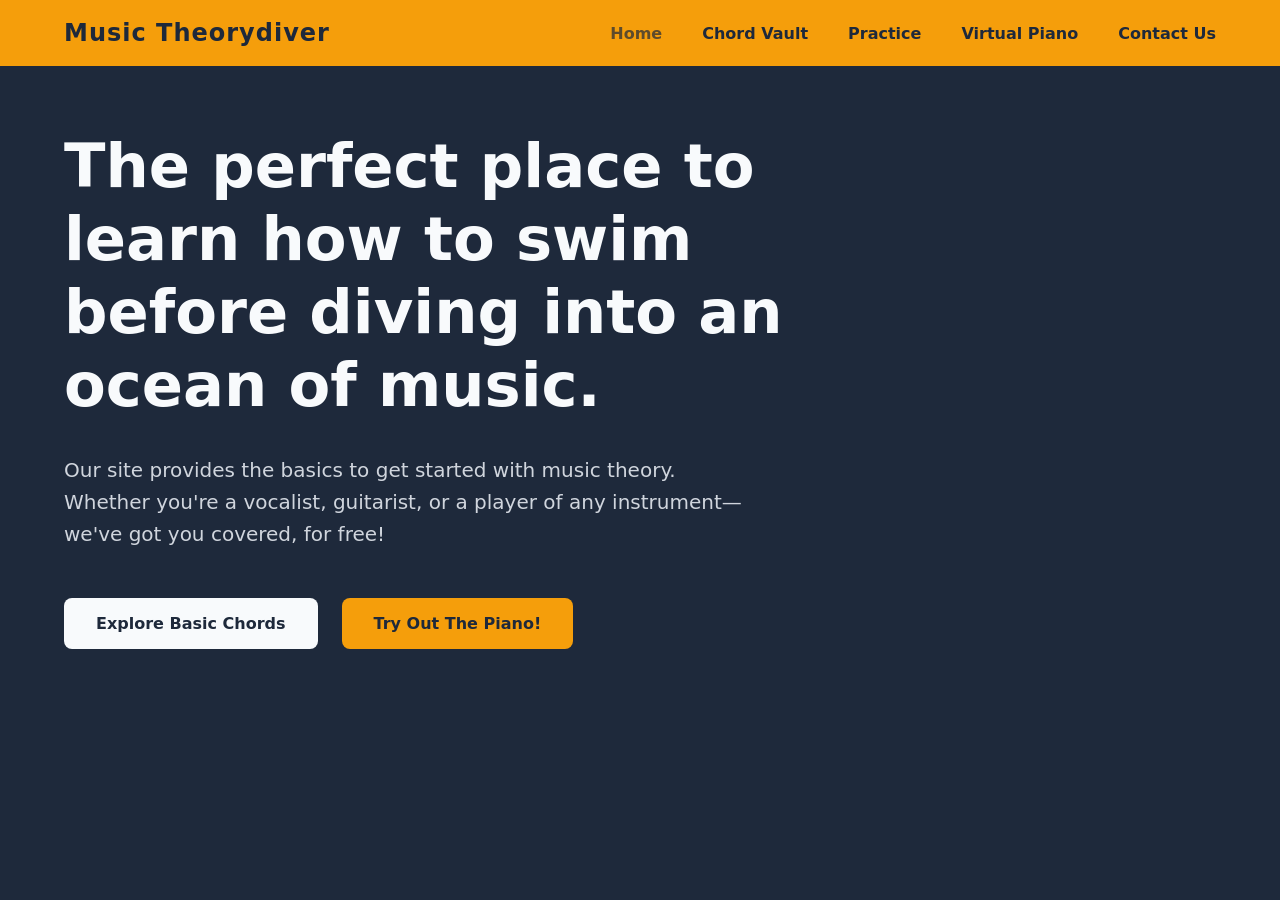
<file: index.html>
<!DOCTYPE html>
<html lang="en">
<head>
  <meta charset="UTF-8">
  <meta name="viewport" content="width=device-width, initial-scale=1.0">
  <title>Home - Music Theorydiver</title>
  <link rel="stylesheet" href="css/styles.css">
  <style>
    .hero {
      max-width: 850px;
    }

    .hero h1 {
      font-size: 3.8rem;
      line-height: 1.2;
      margin-bottom: 2rem;
      font-weight: 700;
    }

    .hero p {
      font-size: 1.25rem;
      line-height: 1.6;
      color: #d0d5dd;
      margin-bottom: 3rem;
      max-width: 700px;
    }
  </style>
</head>
<body>
  <header>
    <div class="logo"><a href="index.html">Music Theorydiver</a></div>
    <nav>
      <ul>
        <li><a href="index.html" class="active">Home</a></li>
        <li><a href="chordvault.html">Chord Vault</a></li>
        <li><a href="practicepage.html">Practice</a></li>
        <li><a href="piano.html">Virtual Piano</a></li>
        <li><a href="contact.html">Contact Us</a></li>
      </ul>
    </nav>
    </header>

    <main class="container">
        <div class="hero">
            <h1>The perfect place to learn how to swim before diving into an ocean of music.</h1>
            <p>Our site provides the basics to get started with music theory. Whether you're a vocalist, guitarist, or a player of any instrument—we've got you covered, for free!</p>
        </div>
        <div class="buttons-grouped">
            <a href="chordvault.html" class="light-button">Explore Basic Chords</a>
            <a href="piano.html" class="orange-button">Try Out The Piano!</a>
        </div>
    </main>
</body>
</html>
</file>
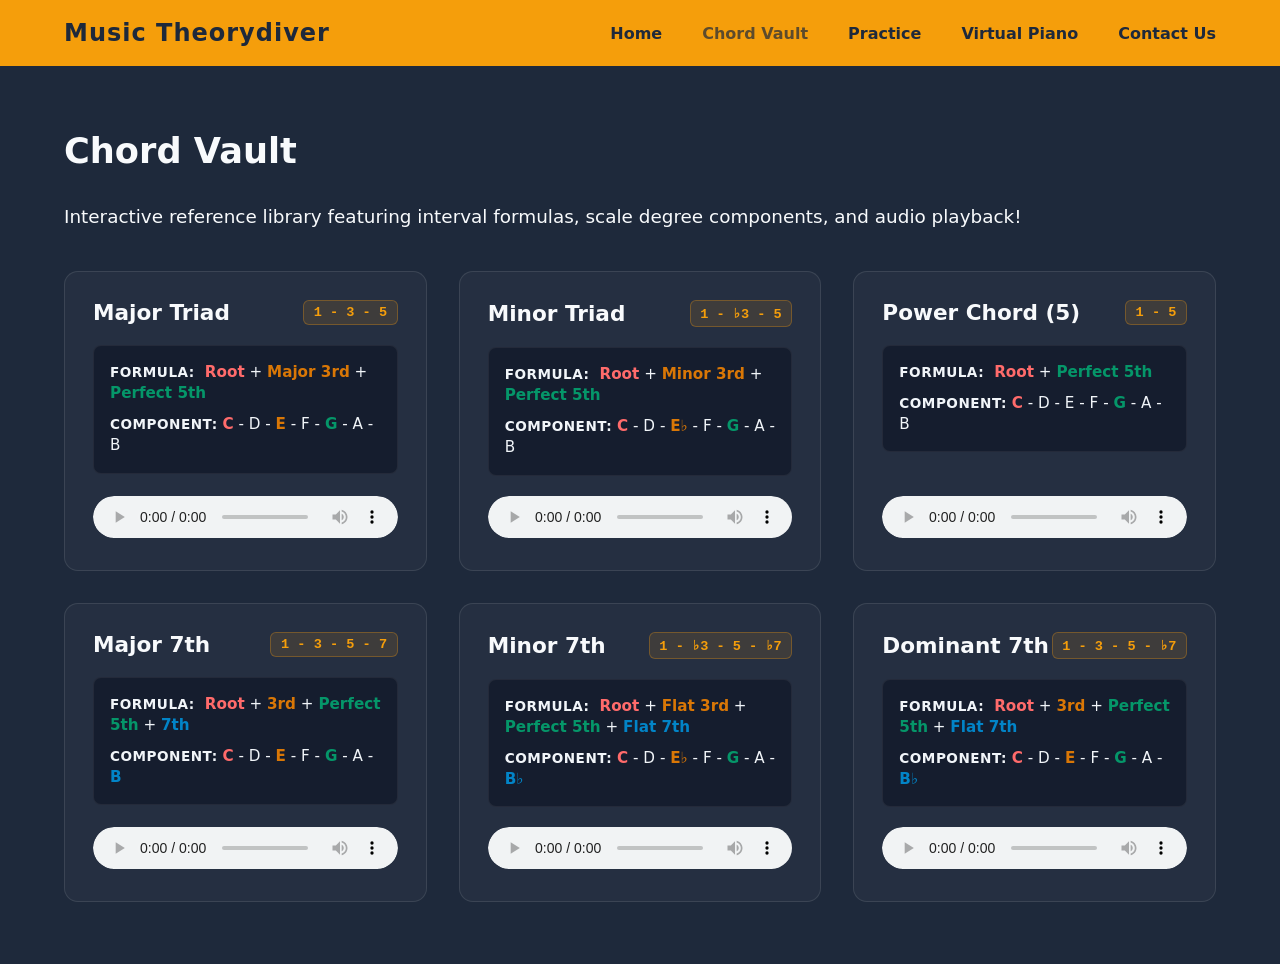
<file: chordvault.html>
<!DOCTYPE html>
<html lang="en">
<head>
    <meta charset="UTF-8">
    <meta name="viewport" content="width=device-width, initial-scale=1.0">
    <title>Chord Vault - Music Theorydiver</title>
    <link rel="stylesheet" href="css/styles.css">
    <link rel="stylesheet" href="css/chordvault.css">
</head>
<body>
  <header>
    <div class="logo"><a href="index.html">Music Theorydiver</a></div>
    <nav> 
      <ul>
        <li><a href="index.html">Home</a></li>
        <li><a href="chordvault.html" class="active">Chord Vault</a></li>
        <li><a href="practicepage.html">Practice</a></li>
        <li><a href="piano.html">Virtual Piano</a></li>
        <li><a href="contact.html">Contact Us</a></li>
      </ul>
    </nav>
  </header>

  <main class="container">
    <h2 class="page-title">Chord Vault</h2>
    <p class="section-desc">Interactive reference library featuring interval formulas, scale degree components, and audio playback!</p>

    <div class="vault-grid">
      <!-- Major -->
      <div class="vault-card">
        <div class="card-header">
          <h3>Major Triad</h3>
          <span class="degree-badge">1 - 3 - 5</span>
        </div>
        <div class="formula-block">
          <p>
            <strong>Formula:</strong> 
            <span class="root">Root</span> + <span class="major-3rd">Major 3rd</span> + <span class="perfect-5th">Perfect 5th</span>
          </p>
          <p class="component-text">
            <strong>Component:</strong> 
            <span class="root">C</span> - D - <span class="major-3rd">E</span> - F - <span class="perfect-5th">G</span> - A - B
          </p>
        </div>
        <div class="audio-wrapper">
          <audio controls src="media/Major.m4a"></audio>
        </div>
      </div>

      <!-- Minor -->
      <div class="vault-card">
        <div class="card-header">
          <h3>Minor Triad</h3>
          <span class="degree-badge">1 - ♭3 - 5</span>
        </div>
        <div class="formula-block">
          <p>
            <strong>Formula:</strong> 
            <span class="root">Root</span> + <span class="minor-3rd">Minor 3rd</span> + <span class="perfect-5th">Perfect 5th</span>
          </p>
          <p class="component-text">
            <strong>Component:</strong> 
            <span class="root">C</span> - D - <span class="minor-3rd">E♭</span> - F - <span class="perfect-5th">G</span> - A - B
          </p>
        </div>
        <div class="audio-wrapper">
          <audio controls src="media/Minor.m4a"></audio>
        </div>
      </div>

      <!-- Power Chord -->
      <div class="vault-card">
        <div class="card-header">
          <h3>Power Chord (5)</h3>
          <span class="degree-badge">1 - 5</span>
        </div>
        <div class="formula-block">
          <p>
            <strong>Formula:</strong> 
            <span class="root">Root</span> + <span class="perfect-5th">Perfect 5th</span>
          </p>
          <p class="component-text">
            <strong>Component:</strong> 
            <span class="root">C</span> - D - E - F - <span class="perfect-5th">G</span> - A - B
          </p>
        </div>
        <div class="audio-wrapper">
          <audio controls src="media/Power.m4a"></audio>
        </div>
      </div>

      <!-- Major 7th -->
      <div class="vault-card">
        <div class="card-header">
          <h3>Major 7th</h3>
          <span class="degree-badge">1 - 3 - 5 - 7</span>
        </div>
        <div class="formula-block">
          <p>
            <strong>Formula:</strong> 
            <span class="root">Root</span> + <span class="major-3rd">3rd</span> + <span class="perfect-5th">Perfect 5th</span> + <span class="major-7th">7th</span>
          </p>
          <p class="component-text">
            <strong>Component:</strong> 
            <span class="root">C</span> - D - <span class="major-3rd">E</span> - F - <span class="perfect-5th">G</span> - A - <span class="major-7th">B</span>
          </p>
        </div>
        <div class="audio-wrapper">
          <audio controls src="media/Major-7th.m4a"></audio>
        </div>
      </div>

      <!-- Minor 7th -->
      <div class="vault-card">
        <div class="card-header">
          <h3>Minor 7th</h3>
          <span class="degree-badge">1 - ♭3 - 5 - ♭7</span>
        </div>
        <div class="formula-block">
          <p>
            <strong>Formula:</strong> 
            <span class="root">Root</span> + <span class="minor-3rd">Flat 3rd</span> + <span class="perfect-5th">Perfect 5th</span> + <span class="flat-7th">Flat 7th</span>
          </p>
          <p class="component-text">
            <strong>Component:</strong> 
            <span class="root">C</span> - D - <span class="minor-3rd">E♭</span> - F - <span class="perfect-5th">G</span> - A - <span class="flat-7th">B♭</span>
          </p>
        </div>
        <div class="audio-wrapper">
          <audio controls src="media/Minor-7th.m4a"></audio>
        </div>
      </div>

      <!-- Dominant 7th -->
      <div class="vault-card">
        <div class="card-header">
          <h3>Dominant 7th</h3>
          <span class="degree-badge">1 - 3 - 5 - ♭7</span>
        </div>
        <div class="formula-block">
          <p>
            <strong>Formula:</strong> 
            <span class="root">Root</span> + <span class="major-3rd">3rd</span> + <span class="perfect-5th">Perfect 5th</span> + <span class="flat-7th">Flat 7th</span>
          </p>
          <p class="component-text">
            <strong>Component:</strong> 
            <span class="root">C</span> - D - <span class="major-3rd">E</span> - F - <span class="perfect-5th">G</span> - A - <span class="flat-7th">B♭</span>
          </p>
        </div>
        <div class="audio-wrapper">
          <audio controls src="media/Dominant-7th.m4a"></audio>
        </div>
      </div>

    </div>
  </main>
</body>
</html>
</file>
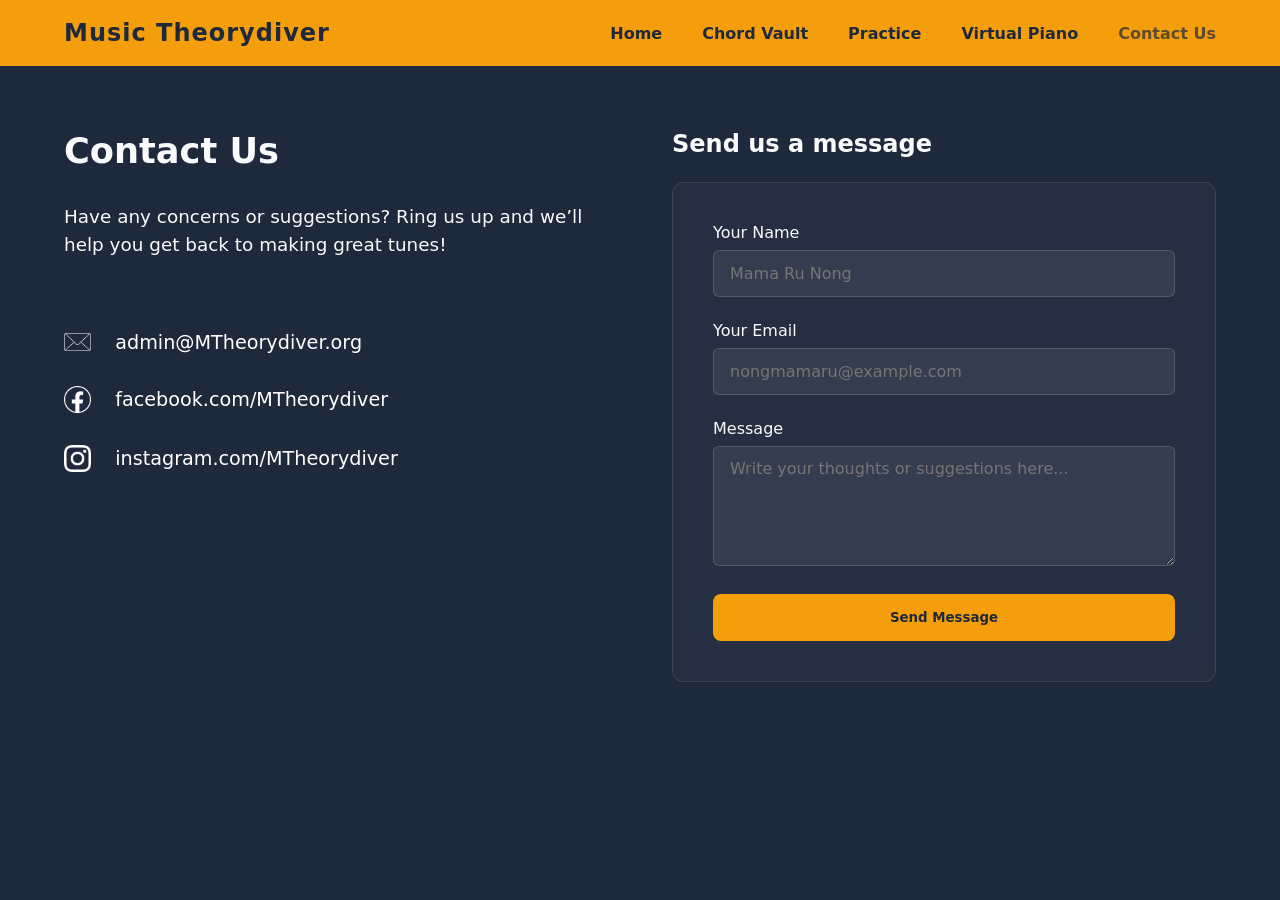
<file: contact.html>
<!DOCTYPE html>
<html lang="en">
<head>
    <meta charset="UTF-8">
    <meta name="viewport" content="width=device-width, initial-scale=1.0">
    <title>Contact Page - Music Theorydiver</title>
    <link rel="stylesheet" href="css/styles.css">
    <style>
        .contact-layout {
        display: grid;
        grid-template-columns: 1fr 1fr;
        gap: 4rem;
        }

        .contact-info {
        display: flex;
        flex-direction: column;
        gap: 2rem;
        }

        .contact-item {
        display: flex;
        align-items: center;
        gap: 1.5rem;
        font-size: 1.2rem;
        }

        .contact-logo {
        width: 5%;
        }

        .contact-item a {
        color: #fff;
        text-decoration: none;
        }

        .contact-item a:hover {
        text-decoration: underline;
        }

        form {
        background: rgba(255, 255, 255, 0.03);
        padding: 2.5rem;
        border-radius: 12px;
        border: 1px solid rgba(255, 255, 255, 0.1);
        }

        .form-group {
        margin-bottom: 1.5rem;
        }

        .form-desc {
            margin-bottom: 1.5rem;
            font-size: 1.5rem;
        }

        .form-group label {
        display: block;
        margin-bottom: 0.5rem;
        font-weight: 500;
        }

        .form-group input, .form-group textarea {
        width: 100%;
        padding: 0.8rem 1rem;
        background: rgba(255, 255, 255, 0.07);
        border: 1px solid rgba(255, 255, 255, 0.15);
        border-radius: 6px;
        color: white;
        font-size: 1rem;
        }

        .form-group textarea {
        resize: vertical;
        height: 120px;
        }

        .submit {
            width: 100%;
            border: none;
            cursor: pointer;
        }
    </style>
</head>
<body>
  <header>
    <div class="logo"><a href="index.html">Music Theorydiver</a></div>
    <nav>
      <ul>
        <li><a href="index.html">Home</a></li>
        <li><a href="chordvault.html">Chord Vault</a></li>
        <li><a href="practicepage.html">Practice</a></li>
        <li><a href="piano.html">Virtual Piano</a></li>
        <li><a href="contact.html" class="active">Contact Us</a></li>
      </ul>
    </nav>
  </header>

  <main class="container">
    <div class="contact-layout">
        <div class="contact-info">
            <div>
                <h2 class="page-title">Contact Us</h2>
                <p class="section-desc">Have any concerns or suggestions? Ring us up and we’ll help you get back to making great tunes!</p>
            </div>

            <div class="contact-item">
                <img src="img/vecteezy_messages-mail-icons-mail-notifications-transparent_23431013.png" alt="mail logo" class="contact-logo">
                <a href="mailto:admin@MTheorydiver.org">admin@MTheorydiver.org</a>
            </div>
            <div class="contact-item">
                <img src="img/vecteezy_facebook-logo-white-circle-outline-icon-fb-app-transparent_65386565.png" alt="facebook logo" class="contact-logo">
                <a href="https://www.facebook.com/MTheorydiver" target="_blank">facebook.com/MTheorydiver</a>
            </div>
            <div class="contact-item">
                <img src="img/vecteezy_instagram-letter-white-logo-icon-ig-app-transparent_65386519.png" alt="instagram logo" class="contact-logo">
                <a href="https://www.instagram.com/MTheorydiver" target="_blank">instagram.com/MTheorydiver</a>
            </div>
        </div>

        <div class="form">
            <h3 class="form-desc">Send us a message</h3>
            <form action="#">
                <div class="form-group">
                    <label for="name">Your Name</label>
                    <input type="text" id="name" name="name" placeholder="Mama Ru Nong" required>
                </div>
                <div class="form-group">
                    <label for="email">Your Email</label>
                    <input type="email" id="email" name="email" placeholder="nongmamaru@example.com" required>
                </div>
                <div class="form-group">
                    <label for="message">Message</label>
                    <textarea id="message" name="message" placeholder="Write your thoughts or suggestions here..." required></textarea>
                </div>
                <button type="submit" class="orange-button submit">Send Message</button>
            </form>
        </div>
    </div>
  </main>
</body>
</html>
</file>
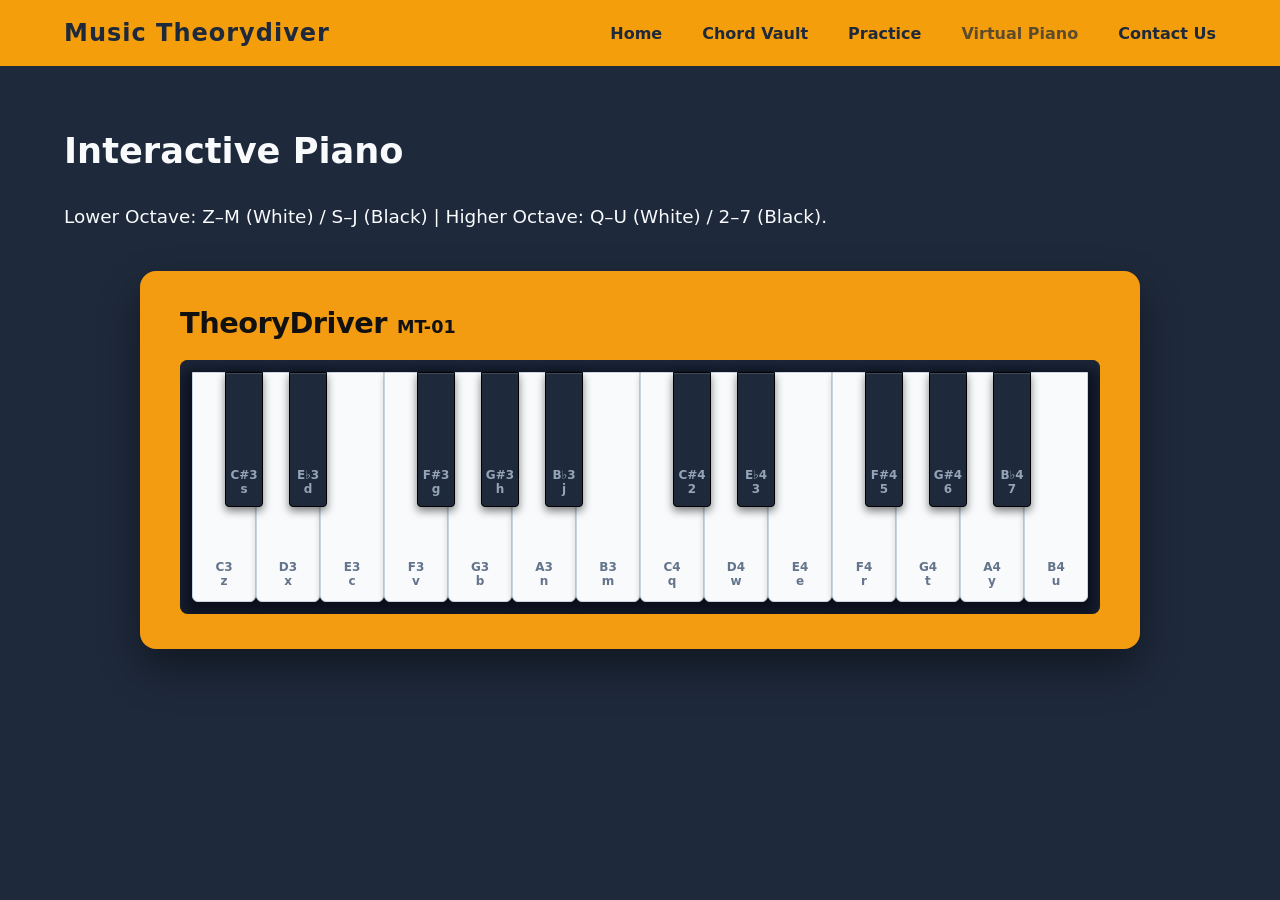
<file: piano.html>
<!-- Note: Vibe-coded due to unforeseen complexity -->
<!DOCTYPE html>
<html lang="en">
<head>
  <meta charset="UTF-8">
  <meta name="viewport" content="width=device-width, initial-scale=1.0">
  <title>Virtual Piano - Music Theorydiver</title>
  <link rel="stylesheet" href="css/styles.css">
  <link rel="stylesheet" href="css/piano.css">
</head>
<body>
  <header>
    <div class="logo"><a href="index.html">Music Theorydiver</a></div>
    <nav>
      <ul>
        <li><a href="index.html">Home</a></li>
        <li><a href="chordvault.html">Chord Vault</a></li>
        <li><a href="practicepage.html">Practice</a></li>
        <li><a href="piano.html" class="active">Virtual Piano</a></li>
        <li><a href="contact.html">Contact Us</a></li>
      </ul>
    </nav>
  </header>

  <main class="container">
    <h2 class="page-title">Interactive Piano</h2>
    <p class="section-desc">Lower Octave: Z–M (White) / S–J (Black) | Higher Octave: Q–U (White) / 2–7 (Black).</p>

    <div class="piano-console">
      <div class="console-brand">
        <h3>TheoryDriver</h3>
        <span class="model-tag">MT-01</span>
      </div>

      <div class="piano" id="piano">
        <div class="piano-key-white-wrap" data-note="C3" data-freq="130.81"><div class="piano-key white"></div><span class="key-label">C3<br>z</span></div>
        <div class="piano-key-white-wrap" data-note="D3" data-freq="146.83"><div class="piano-key white"></div><span class="key-label">D3<br>x</span></div>
        <div class="piano-key-white-wrap" data-note="E3" data-freq="164.81"><div class="piano-key white"></div><span class="key-label">E3<br>c</span></div>
        <div class="piano-key-white-wrap" data-note="F3" data-freq="174.61"><div class="piano-key white"></div><span class="key-label">F3<br>v</span></div>
        <div class="piano-key-white-wrap" data-note="G3" data-freq="196.00"><div class="piano-key white"></div><span class="key-label">G3<br>b</span></div>
        <div class="piano-key-white-wrap" data-note="A3" data-freq="220.00"><div class="piano-key white"></div><span class="key-label">A3<br>n</span></div>
        <div class="piano-key-white-wrap" data-note="B3" data-freq="246.94"><div class="piano-key white"></div><span class="key-label">B3<br>m</span></div>

        <!-- HIGHER OCTAVE WHITE KEYS (C4 - B4) -->
        <div class="piano-key-white-wrap" data-note="C4" data-freq="261.63"><div class="piano-key white"></div><span class="key-label">C4<br>q</span></div>
        <div class="piano-key-white-wrap" data-note="D4" data-freq="293.66"><div class="piano-key white"></div><span class="key-label">D4<br>w</span></div>
        <div class="piano-key-white-wrap" data-note="E4" data-freq="329.63"><div class="piano-key white"></div><span class="key-label">E4<br>e</span></div>
        <div class="piano-key-white-wrap" data-note="F4" data-freq="349.23"><div class="piano-key white"></div><span class="key-label">F4<br>r</span></div>
        <div class="piano-key-white-wrap" data-note="G4" data-freq="392.00"><div class="piano-key white"></div><span class="key-label">G4<br>t</span></div>
        <div class="piano-key-white-wrap" data-note="A4" data-freq="440.00"><div class="piano-key white"></div><span class="key-label">A4<br>y</span></div>
        <div class="piano-key-white-wrap" data-note="B4" data-freq="493.88"><div class="piano-key white"></div><span class="key-label">B4<br>u</span></div>

        <div class="piano-key-black" data-note="C#3" data-freq="138.59" style="left: 45px;"><span class="key-label black-label">C#3<br>s</span></div>
        <div class="piano-key-black" data-note="Eb3" data-freq="155.56" style="left: 109px;"><span class="key-label black-label">E♭3<br>d</span></div>
        <div class="piano-key-black" data-note="F#3" data-freq="185.00" style="left: 237px;"><span class="key-label black-label">F#3<br>g</span></div>
        <div class="piano-key-black" data-note="G#3" data-freq="207.65" style="left: 301px;"><span class="key-label black-label">G#3<br>h</span></div>
        <div class="piano-key-black" data-note="Bb3" data-freq="233.08" style="left: 365px;"><span class="key-label black-label">B♭3<br>j</span></div>

        <div class="piano-key-black" data-note="C#4" data-freq="277.18" style="left: 493px;"><span class="key-label black-label">C#4<br>2</span></div>
        <div class="piano-key-black" data-note="Eb4" data-freq="311.13" style="left: 557px;"><span class="key-label black-label">E♭4<br>3</span></div>
        <div class="piano-key-black" data-note="F#4" data-freq="369.99" style="left: 685px;"><span class="key-label black-label">F#4<br>5</span></div>
        <div class="piano-key-black" data-note="G#4" data-freq="415.30" style="left: 749px;"><span class="key-label black-label">G#4<br>6</span></div>
        <div class="piano-key-black" data-note="Bb4" data-freq="466.16" style="left: 813px;"><span class="key-label black-label">B♭4<br>7</span></div>
      </div>
    </div>
  </main>

  <script src="app.js"></script>
</body>
</html>
</file>
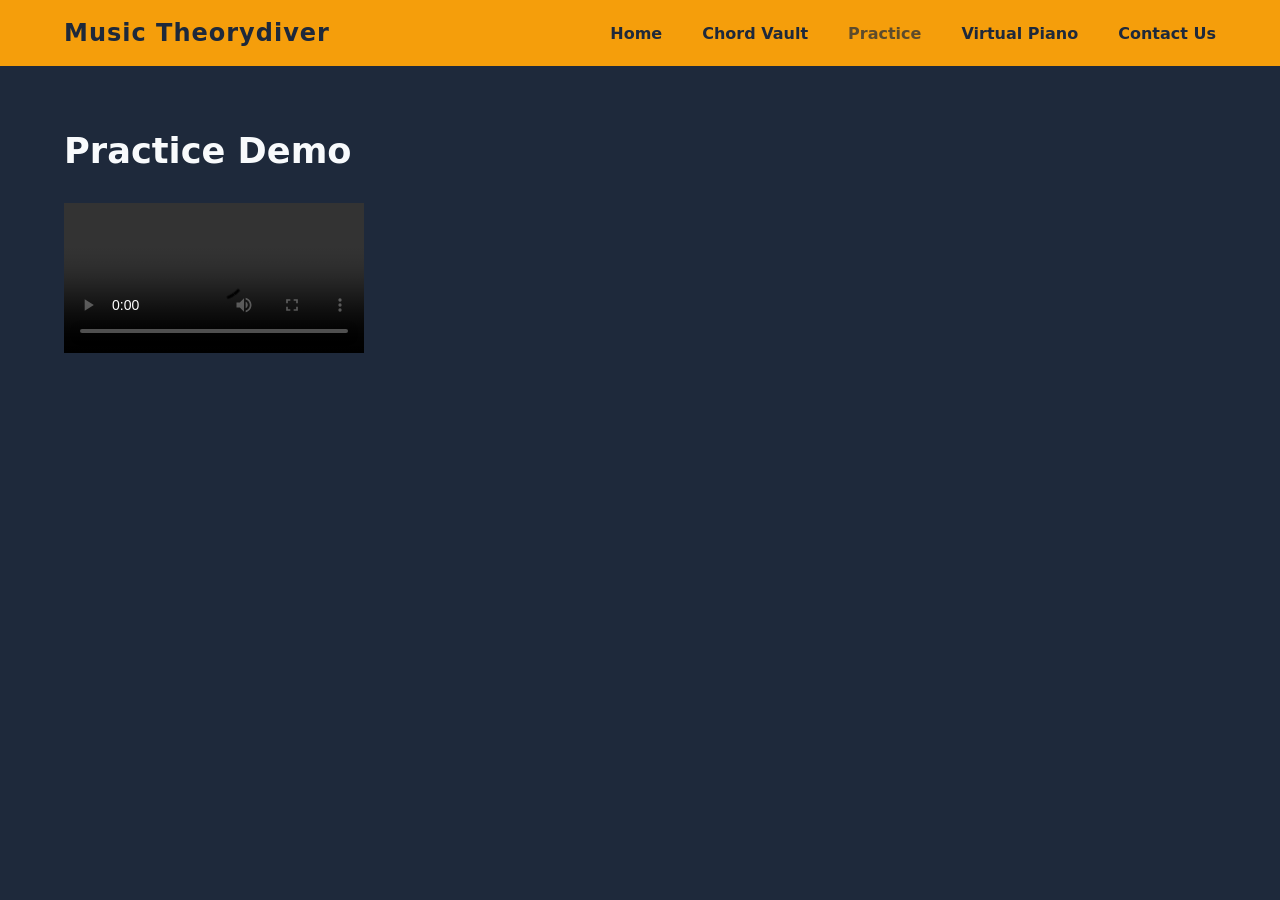
<file: practicepage.html>
<!DOCTYPE html>
<html lang="en">
<head>
    <meta charset="UTF-8">
    <meta name="viewport" content="width=device-width, initial-scale=1.0">
    <title>Practice - Music Theorydiver</title>
    <link rel="stylesheet" href="css/styles.css">
    <style>
      video {
        max-width: 60%;
      }
    </style>
</head>
<body>
  <header>
    <div class="logo"><a href="index.html">Music Theorydiver</a></div>
    <nav>
      <ul>
        <li><a href="index.html">Home</a></li>
        <li><a href="chordvault.html">Chord Vault</a></li>
        <li><a href="practicepage.html" class="active">Practice</a></li>
        <li><a href="piano.html">Virtual Piano</a></li>
        <li><a href="contact.html">Contact Us</a></li>
      </ul>
    </nav>
  </header>
  
  <main class="container">
    <h2 class="page-title">Practice Demo</h2>
    <video controls="" autoplay="" name="media"><source src="media/Tutorial Video.mp4"></video>
  </main>
</body>
</html>
</file>
<file: css/styles.css>
* {
  margin: 0;
  padding: 0;
  box-sizing: border-box;
  font-family: system-ui, -apple-system, BlinkMacSystemFont, 'Segoe UI', Roboto, sans-serif;
}

body {
  background-color: #1E293B;
  color: #F8FAFC;
}

header {
  background-color: #F59E0B;
  display: flex;
  justify-content: space-between;
  align-items: center;
  padding: 1.2rem 4rem;
}

.logo {
  font-size: 1.5rem;
  font-weight: 700;
  letter-spacing: 1px;
}

.logo a {
  text-decoration: none;
  color: #1E293B;
}

nav ul {
  display: flex;
  list-style: none;
  gap: 2.5rem;
}

nav a {
  text-decoration: none;
  color: #1E293B;
  font-weight: 600;
  font-size: 1rem;
  transition: opacity 0.2s;
}

nav a:hover, nav a.active {
  opacity: 0.7;
}

.container {
  padding: 4rem;
  max-width: 1400px;
  margin: 0 auto;
}

.buttons-grouped {
  display: flex;
  gap: 1.5rem;
}

.light-button {
  background-color: #F8FAFC;
  color: #1E293B;
  padding: 1rem 2rem;
  border-radius: 8px;
  font-weight: 600;
  text-decoration: none;
}

.orange-button {
  background-color: #F59E0B;
  color: #1E293B;
  padding: 1rem 2rem;
  border-radius: 8px;
  font-weight: 600;
  text-decoration: none;
}

.page-title {
  font-size: 2.2rem;
  margin-bottom: 2rem;
  font-weight: 600;
}

p.section-desc {
  font-size: 1.15rem;
  color: #F8FAFC;
  margin-bottom: 2.5rem;
  line-height: 1.5;
}
</file>
<file: css/chordvault.css>
.vault-grid {
  display: grid;
  grid-template-columns: repeat(auto-fit, minmax(340px, 1fr));
  gap: 2rem;
  margin-top: 1.5rem;
}

.vault-card {
  background: rgba(255, 255, 255, 0.03);
  border: 1px solid rgba(255, 255, 255, 0.1);
  border-radius: 14px;
  padding: 1.75rem;
  display: flex;
  flex-direction: column;
  justify-content: space-between;
  transition: transform 0.2s ease, border-color 0.2s ease, box-shadow 0.2s ease;
}

.card-header {
  display: flex;
  justify-content: space-between;
  align-items: center;
  margin-bottom: 1.25rem;
}

.card-header h3 {
  font-size: 1.35rem;
  font-weight: 700;
  color: #F8FAFC;
  margin: 0;
}

.degree-badge {
  font-family: monospace;
  font-size: 0.85rem;
  font-weight: 700;
  color: #F59E0B;
  background: rgba(243, 156, 18, 0.12);
  border: 1px solid rgba(243, 156, 18, 0.3);
  padding: 0.25rem 0.6rem;
  border-radius: 6px;
}

.formula-block {
  background: rgba(13, 19, 34, 0.6);
  border: 1px solid rgba(255, 255, 255, 0.06);
  border-radius: 8px;
  padding: 1rem;
  margin-bottom: 1.25rem;
  display: flex;
  flex-direction: column;
  gap: 0.6rem;
}

.formula-block p {
  font-size: 0.95rem;
  color: #F1F5F9;
  margin: 0;
  line-height: 1.4;
}

.formula-block strong {
  color: #F1F5F9;
  font-size: 0.85rem;
  text-transform: uppercase;
  letter-spacing: 0.5px;
  display: inline-block;
  min-width: 90px;
}

.root { color: #FF6B6B; font-weight: 700; }
.major-3rd { color: #D97706; font-weight: 700; }
.minor-3rd { color: #D97706; font-weight: 700; }
.perfect-5th { color: #059669; font-weight: 700; }
.major-7th { color: #0284C7; font-weight: 700; }
.flat-7th { color: #0284C7; font-weight: 700; }


.audio-wrapper {
  margin-top: auto;
}

.audio-wrapper audio {
  width: 100%;
  height: 42px;
  border-radius: 21px;
  outline: none;
}
</file>
<file: css/piano.css>
/* Note: Vibe-coded due to unforeseen complexity*/
.piano-console {
  background-color: #f39c12; 
  border-radius: 16px;
  padding: 35px 40px;
  max-width: fit-content;
  margin: 0 auto;
  box-shadow: 0 20px 40px rgba(0, 0, 0, 0.4);
}

.console-brand {
  display: flex;
  align-items: baseline;
  gap: 10px;
  margin-bottom: 20px;
}

.console-brand h3 {
  font-size: 1.8rem;
  font-weight: 800;
  color: #111;
  letter-spacing: -0.5px;
  margin: 0;
}

.model-tag {
  font-size: 1.1rem;
  font-weight: 700;
  color: #111;
}

.piano {
  position: relative;
  display: flex;
  user-select: none;
  background-color: #0d1322;
  padding: 12px;
  border-radius: 8px;
  box-shadow: inset 0 8px 16px #1E293B;
}

.piano-key-white-wrap {
  position: relative;
  width: 64px;
}

.piano-key.white {
  width: 100%;
  height: 230px;
  background: #F8FAFC;
  border: 1px solid #cbd5e1;
  border-radius: 0 0 6px 6px;
  box-sizing: border-box;
  box-shadow: inset 0 1px 0 rgba(255, 255, 255, 0.9), 0 4px 6px rgba(0, 0, 0, 0.2);
}

.piano-key-white-wrap[data-press="active"] .piano-key.white {
  background: linear-gradient(to bottom, #fef08a 0%, #facc15 100%);
  box-shadow: inset 0 3px 6px rgba(180, 83, 9, 0.4);
}

.piano-key-black {
  position: absolute;
  z-index: 2;
  width: 38px;
  height: 135px;
  background: #1E293B;
  border: 1px solid #000;
  border-radius: 0 0 4px 4px;
  top: 12px;
  box-sizing: border-box;
  box-shadow: 0 4px 8px rgba(0, 0, 0, 0.5), inset 0 1px 0 rgba(255, 255, 255, 0.15);
}

.piano-key-black[data-press="active"] {
  background: linear-gradient(to bottom, #d97706 0%, #b45309 100%);
  box-shadow: inset 0 2px 4px rgba(0, 0, 0, 0.6);
}

.key-label {
  position: absolute;
  bottom: 14px;
  left: 50%;
  transform: translateX(-50%);
  font-size: 0.75rem;
  font-weight: 700;
  color: #64748b;
  pointer-events: none;
  text-align: center;
}

.piano-key-white-wrap[data-press="active"] .key-label {
  color: #78350f;
}

.black-label {
  color: #94a3b8;
  bottom: 10px;
}

.piano-key-black[data-press="active"] .black-label {
  color: #ffffff;
}
</file>
